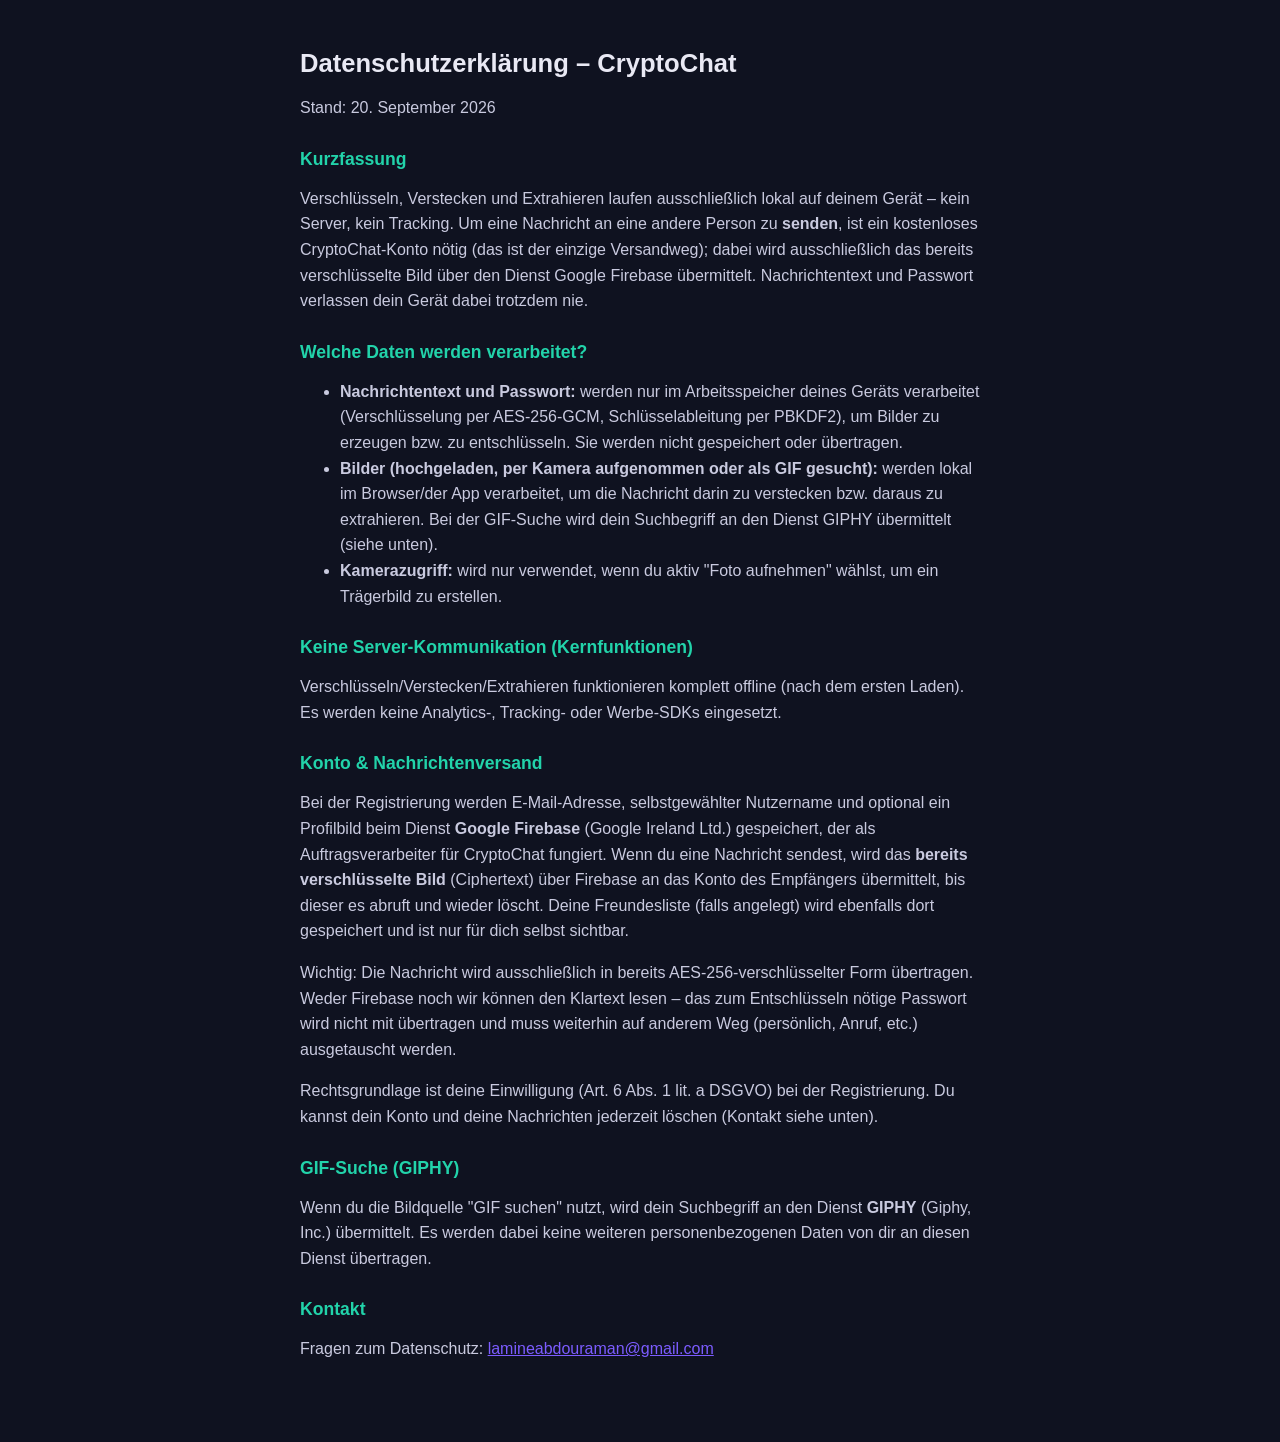
<file: privacy.html>
<!DOCTYPE html>
<html lang="de">
<head>
<meta charset="UTF-8" />
<meta name="viewport" content="width=device-width, initial-scale=1.0" />
<title>CryptoChat – Datenschutzerklärung</title>
<link rel="icon" href="icons/icon-192.png" />
<style>
  body { font-family: -apple-system, "Segoe UI", Roboto, Helvetica, Arial, sans-serif; background:#0f1220; color:#e9e9f4; margin:0; padding:32px 16px 64px; }
  .wrap { max-width: 680px; margin: 0 auto; }
  h1 { font-size: 1.6rem; }
  h2 { font-size: 1.1rem; margin-top: 28px; color:#22d3aa; }
  p, li { color:#c9cadf; line-height: 1.6; }
  a { color:#7c5cff; }
</style>
</head>
<body>
<div class="wrap">
  <h1>Datenschutzerklärung – CryptoChat</h1>
  <p>Stand: 20. September 2026</p>

  <h2>Kurzfassung</h2>
  <p>Verschlüsseln, Verstecken und Extrahieren laufen ausschließlich lokal auf deinem Gerät – kein Server, kein Tracking. Um eine Nachricht an eine andere Person zu <strong>senden</strong>, ist ein kostenloses CryptoChat-Konto nötig (das ist der einzige Versandweg); dabei wird ausschließlich das bereits verschlüsselte Bild über den Dienst Google Firebase übermittelt. Nachrichtentext und Passwort verlassen dein Gerät dabei trotzdem nie.</p>

  <h2>Welche Daten werden verarbeitet?</h2>
  <ul>
    <li><strong>Nachrichtentext und Passwort:</strong> werden nur im Arbeitsspeicher deines Geräts verarbeitet (Verschlüsselung per AES-256-GCM, Schlüsselableitung per PBKDF2), um Bilder zu erzeugen bzw. zu entschlüsseln. Sie werden nicht gespeichert oder übertragen.</li>
    <li><strong>Bilder (hochgeladen, per Kamera aufgenommen oder als GIF gesucht):</strong> werden lokal im Browser/der App verarbeitet, um die Nachricht darin zu verstecken bzw. daraus zu extrahieren. Bei der GIF-Suche wird dein Suchbegriff an den Dienst GIPHY übermittelt (siehe unten).</li>
    <li><strong>Kamerazugriff:</strong> wird nur verwendet, wenn du aktiv "Foto aufnehmen" wählst, um ein Trägerbild zu erstellen.</li>
  </ul>

  <h2>Keine Server-Kommunikation (Kernfunktionen)</h2>
  <p>Verschlüsseln/Verstecken/Extrahieren funktionieren komplett offline (nach dem ersten Laden). Es werden keine Analytics-, Tracking- oder Werbe-SDKs eingesetzt.</p>

  <h2>Konto & Nachrichtenversand</h2>
  <p>Bei der Registrierung werden E-Mail-Adresse, selbstgewählter Nutzername und optional ein Profilbild beim Dienst <strong>Google Firebase</strong> (Google Ireland Ltd.) gespeichert, der als Auftragsverarbeiter für CryptoChat fungiert. Wenn du eine Nachricht sendest, wird das <strong>bereits verschlüsselte Bild</strong> (Ciphertext) über Firebase an das Konto des Empfängers übermittelt, bis dieser es abruft und wieder löscht. Deine Freundesliste (falls angelegt) wird ebenfalls dort gespeichert und ist nur für dich selbst sichtbar.</p>
  <p>Wichtig: Die Nachricht wird ausschließlich in bereits AES-256-verschlüsselter Form übertragen. Weder Firebase noch wir können den Klartext lesen – das zum Entschlüsseln nötige Passwort wird nicht mit übertragen und muss weiterhin auf anderem Weg (persönlich, Anruf, etc.) ausgetauscht werden.</p>
  <p>Rechtsgrundlage ist deine Einwilligung (Art. 6 Abs. 1 lit. a DSGVO) bei der Registrierung. Du kannst dein Konto und deine Nachrichten jederzeit löschen (Kontakt siehe unten).</p>

  <h2>GIF-Suche (GIPHY)</h2>
  <p>Wenn du die Bildquelle "GIF suchen" nutzt, wird dein Suchbegriff an den Dienst <strong>GIPHY</strong> (Giphy, Inc.) übermittelt. Es werden dabei keine weiteren personenbezogenen Daten von dir an diesen Dienst übertragen.</p>

  <h2>Kontakt</h2>
  <p>Fragen zum Datenschutz: <a href="mailto:lamineabdouraman@gmail.com">lamineabdouraman@gmail.com</a></p>
</div>
</body>
</html>
</file>
